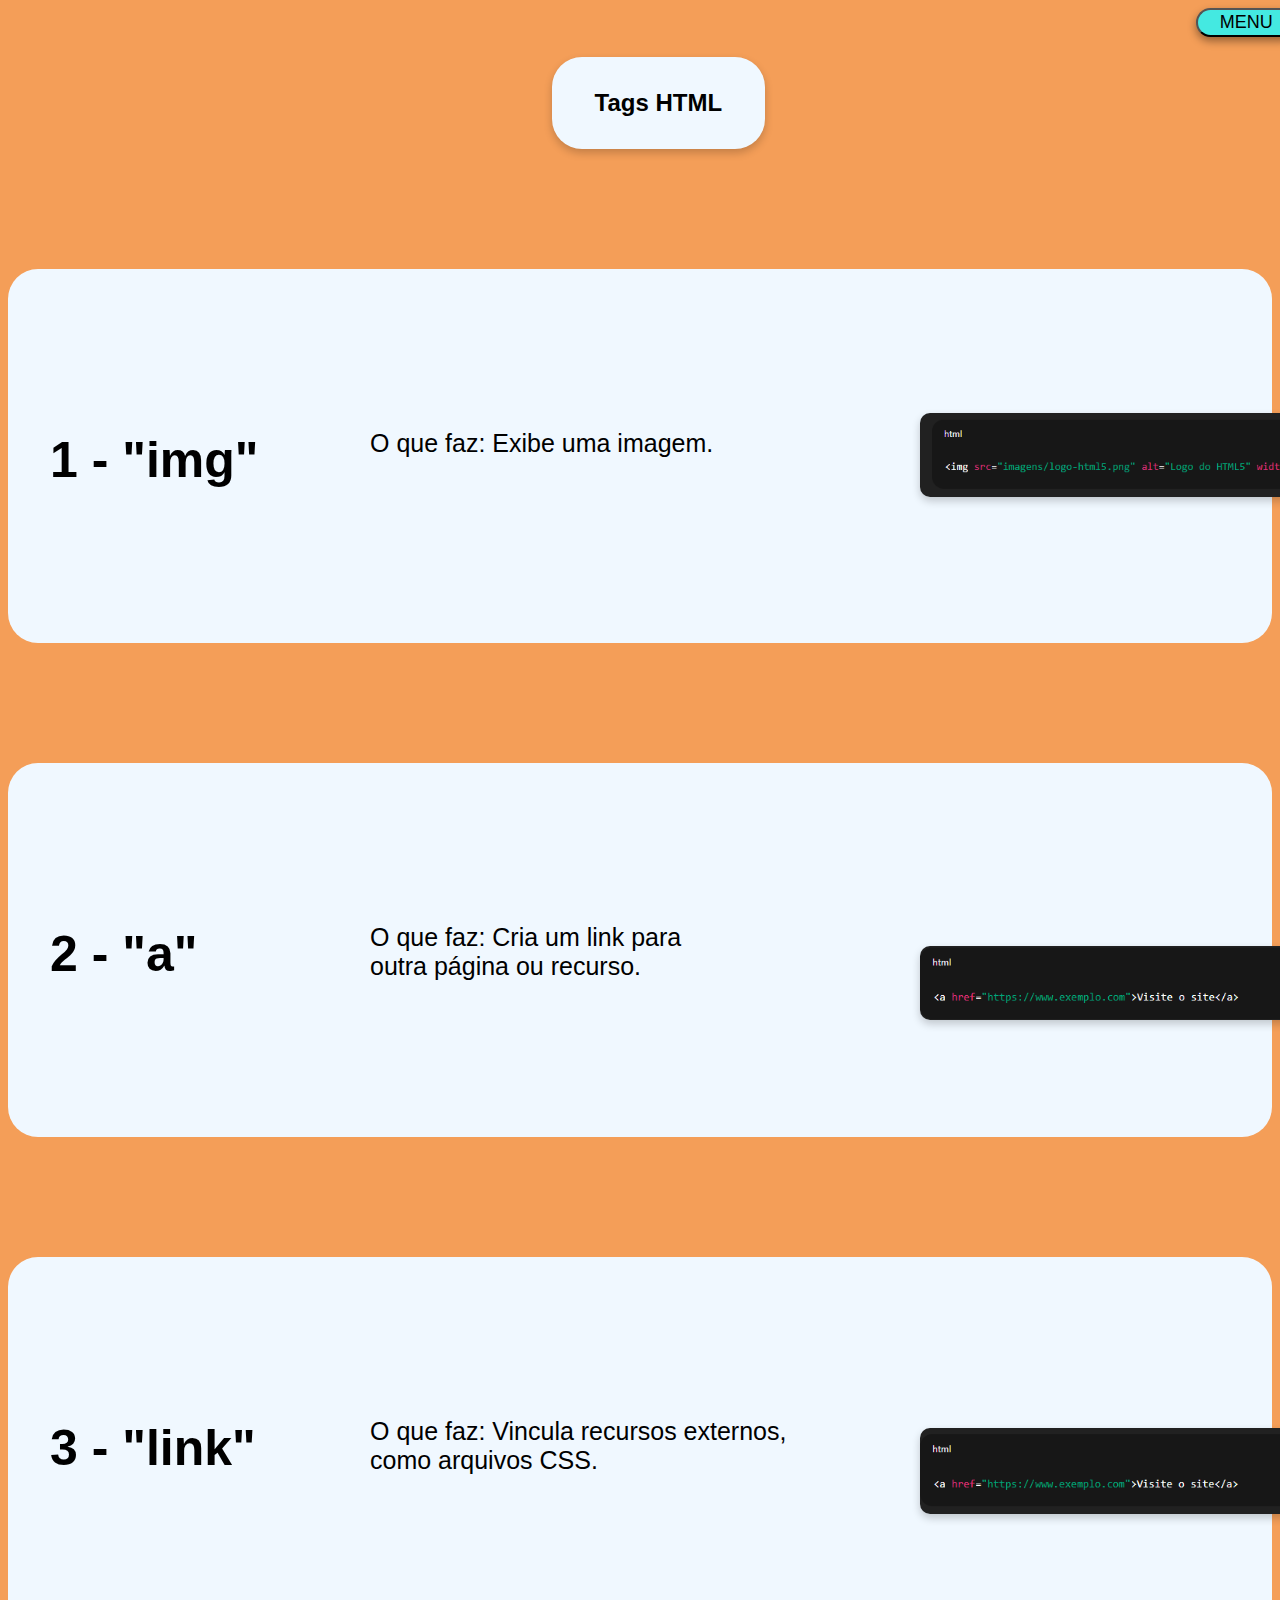
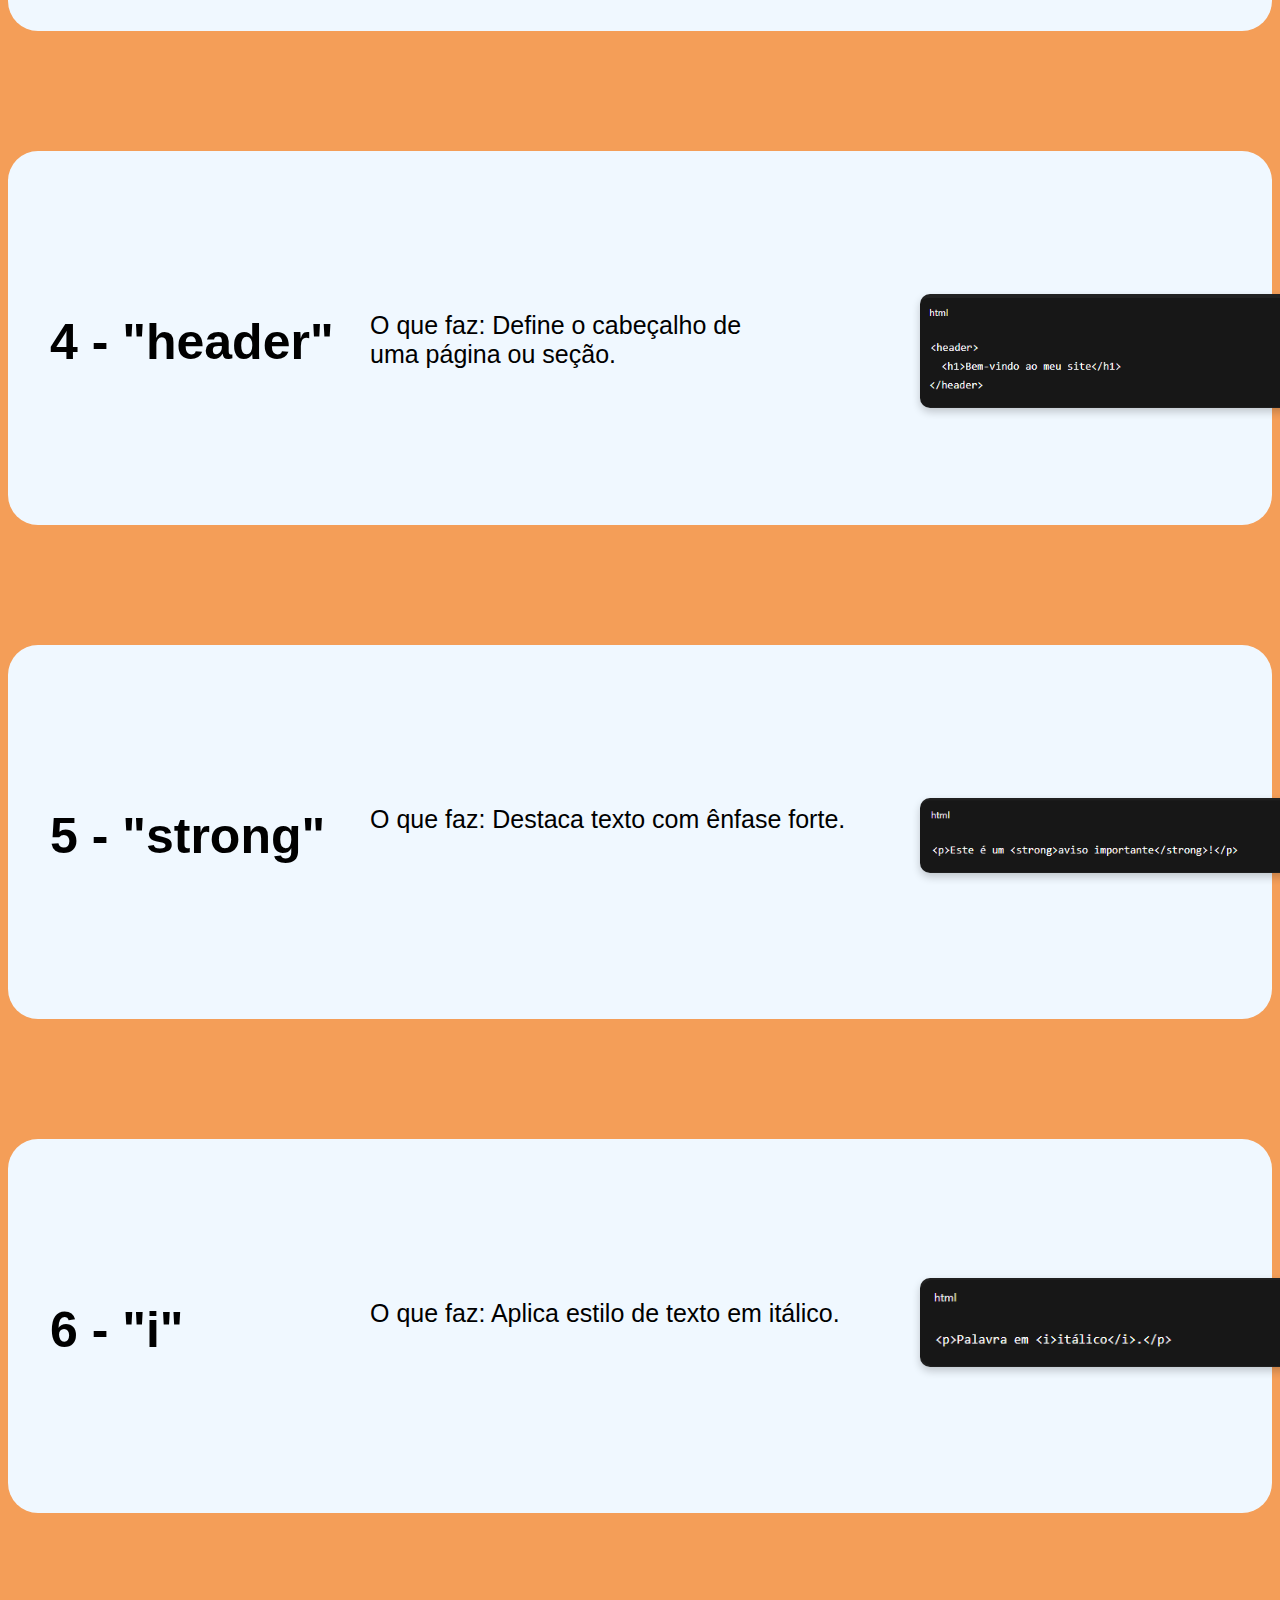
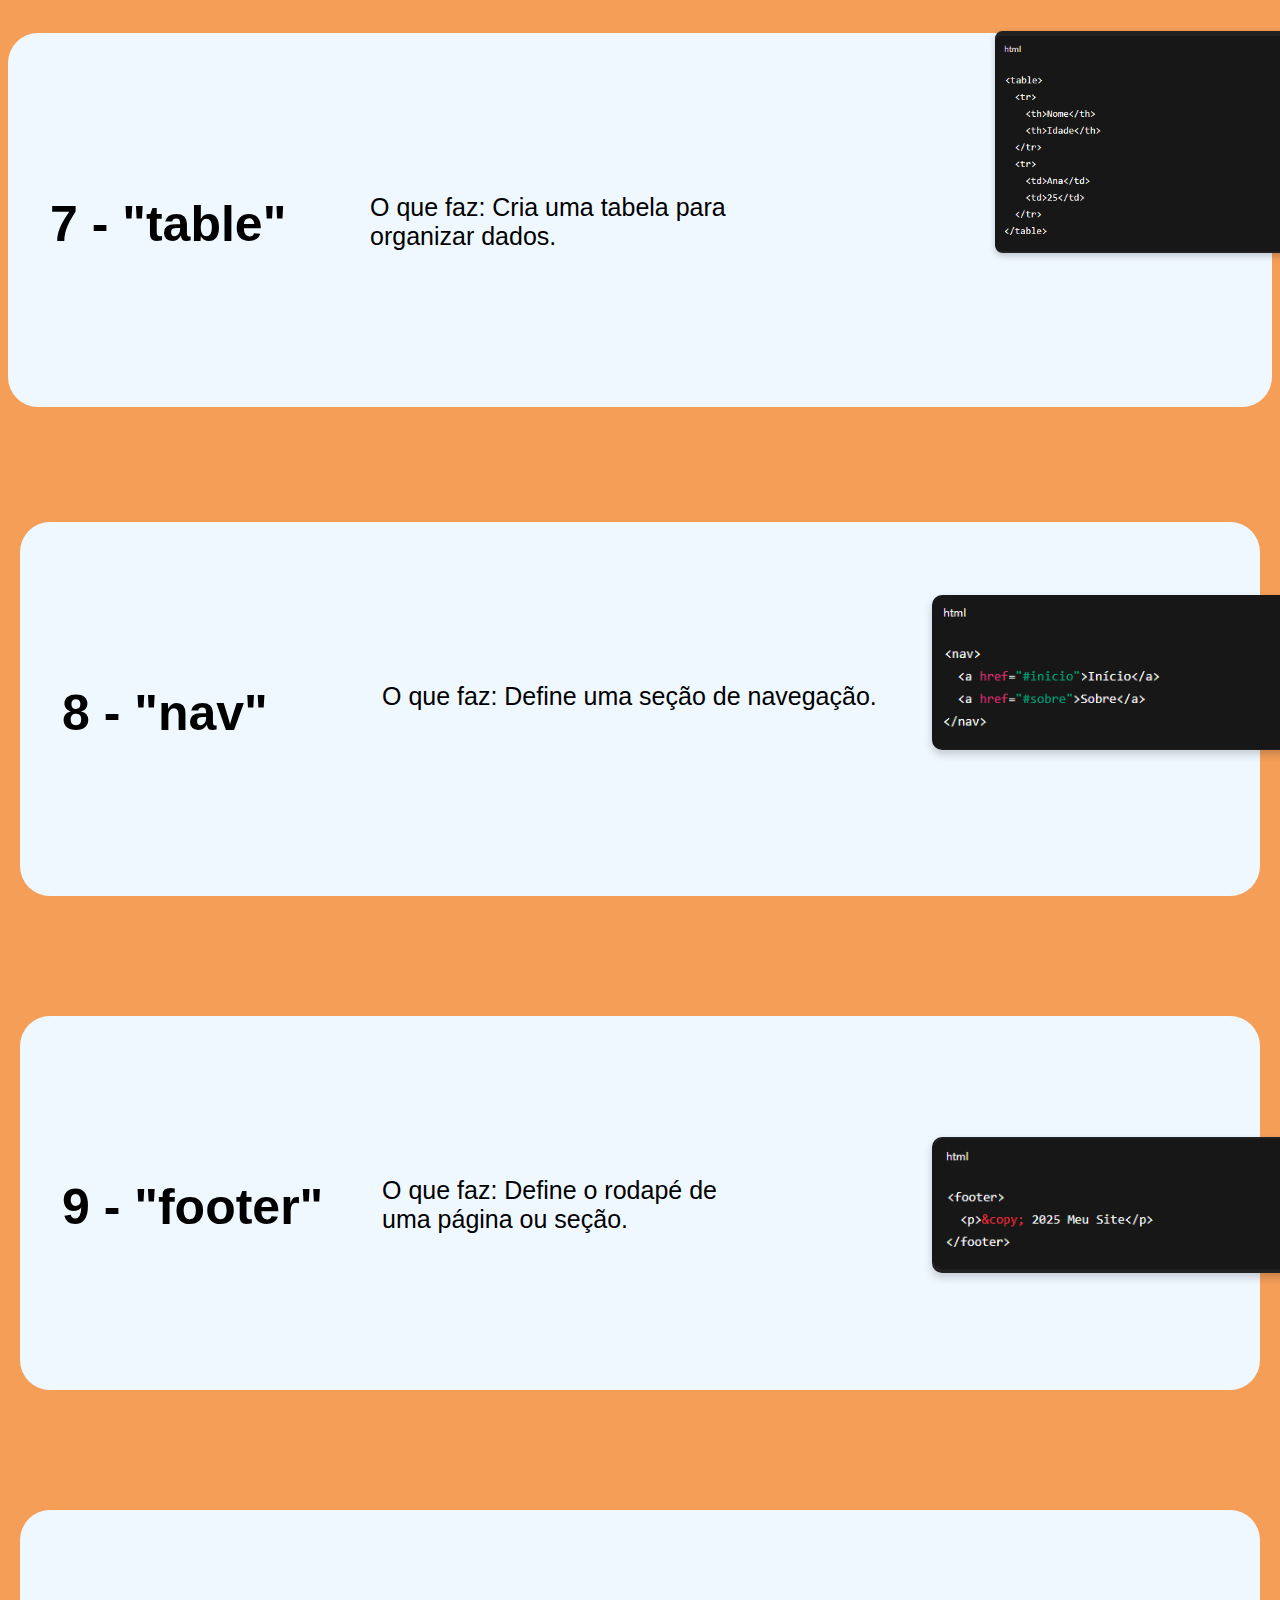
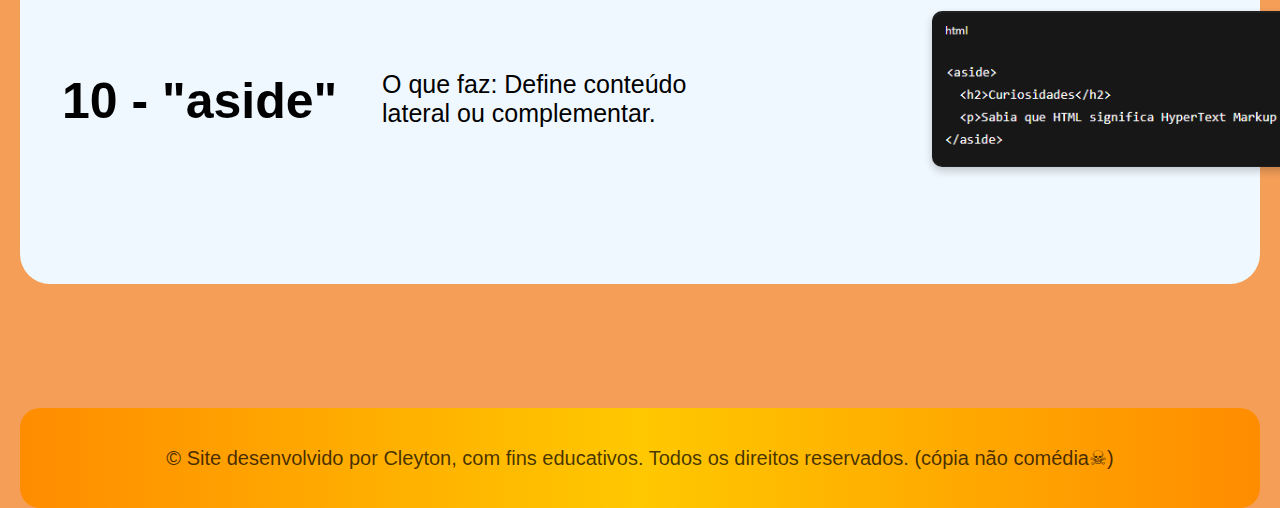
<file: Meu glosario/index.html>
<!DOCTYPE html>
<html lang="pt-br">
<head>
    <meta charset="UTF-8">
    <meta name="viewport" content="width=device-width, initial-scale=1.0">
    <title> Meu glossário</title>
    <link rel="stylesheet" href="index.css">
</head>
<body>

    <button class="Botao_MENU"> 
         <a href="Menu.html" style="color: inherit; text-decoration: none;">MENU</a>
    </button>

    

    <div class="containerHTML">
        <h2>Tags HTML </h2>
    </div>
    
    <div class="container_Tags_HTML">
        <h3 class="Nome1">1 - "img"</h3>
        <p class="Texto1">O que faz: Exibe uma imagem.</p>
        <img class="Imagem1" src="Imagens_das_Tags_HTML/Tag_img.png" alt="Exemplo de tag img">
    </div>

    <div class="container_Tags_HTML">
        <h3 class="Nome1">2 - "a"</h3>
        <p class="Texto1">O que faz: Cria um link para <br>outra página ou recurso.</p>
        <img class="Imagem1" src="Imagens_das_Tags_HTML/a.png" alt="Exemplo de tag img">
        
    </div>

    <div class="container_Tags_HTML">
        <h3 class="Nome1">3 - "link"</h3>
        <p class="Texto1">O que faz: Vincula recursos externos, <br>como arquivos CSS.</p>
        <img class="Imagem1" src="Imagens_das_Tags_HTML/link.png" alt="Exemplo de tag img">
        
    </div>

    <div class="container_Tags_HTML">
        <h3 class="Nome1">4 - "header"</h3>
        <p class="Texto1">O que faz: Define o cabeçalho de <br>uma página ou seção.</p>
        <img class="Imagem1" src="Imagens_das_Tags_HTML/header.png" alt="Exemplo de tag img">
        
    </div>

    <div class="container_Tags_HTML">
        <h3 class="Nome1">5 - "strong"</h3>
        <p class="Texto1">O que faz: Destaca texto com ênfase forte.</p>
        <img class="Imagem1" src="Imagens_das_Tags_HTML/strong.png" alt="Exemplo de tag img">
        
    </div>

    <div class="container_Tags_HTML">
        <h3 class="Nome1">6 - "i"</h3>
        <p class="Texto1">O que faz: Aplica estilo de texto em itálico.</p>
        <img class="Imagem1" src="Imagens_das_Tags_HTML/i.png" alt="Exemplo de tag img">
        
    </div>

    <div class="container_Tags_HTML">
        <h3 class="Nome1">7 - "table"</h3>
        <p class="Texto1">O que faz: Cria uma tabela para <br>organizar dados.</p>
        <img class="Imagem_grande" src="Imagens_das_Tags_HTML/table.png" alt="Exemplo de tag img">
        <table class="Exemplo">
    </div>
<br><br><br><br><br><br><br>    
    <div class="container_Tags_HTML">
        <h3 class="Nome1">8 - "nav"</h3>
        <p class="Texto1">O que faz: Define uma seção de navegação.</p>
        <img class="Imagem1" src="Imagens_das_Tags_HTML/nav.png" alt="Exemplo de tag img">
      
    </div>

    <div class="container_Tags_HTML">
        <h3 class="Nome1">9 - "footer"</h3>
        <p class="Texto1">O que faz: Define o rodapé de <br>uma página ou seção.</p>
        <img class="Imagem1" src="Imagens_das_Tags_HTML/footer.png" alt="Exemplo de tag img">
        
    </div>

    <div class="container_Tags_HTML">
        <h3 class="Nome1">10 - "aside"</h3>
        <p class="Texto1">O que faz: Define conteúdo <br> lateral ou complementar.</p>
        <img class="Imagem1" src="Imagens_das_Tags_HTML/aside.png" alt="Exemplo de tag img">
        
    </div>

    <footer>&copy; Site desenvolvido por Cleyton, com fins educativos.
Todos os direitos reservados. (cópia não comédia&#9760;)</footer>

</body>
</html>
</file>
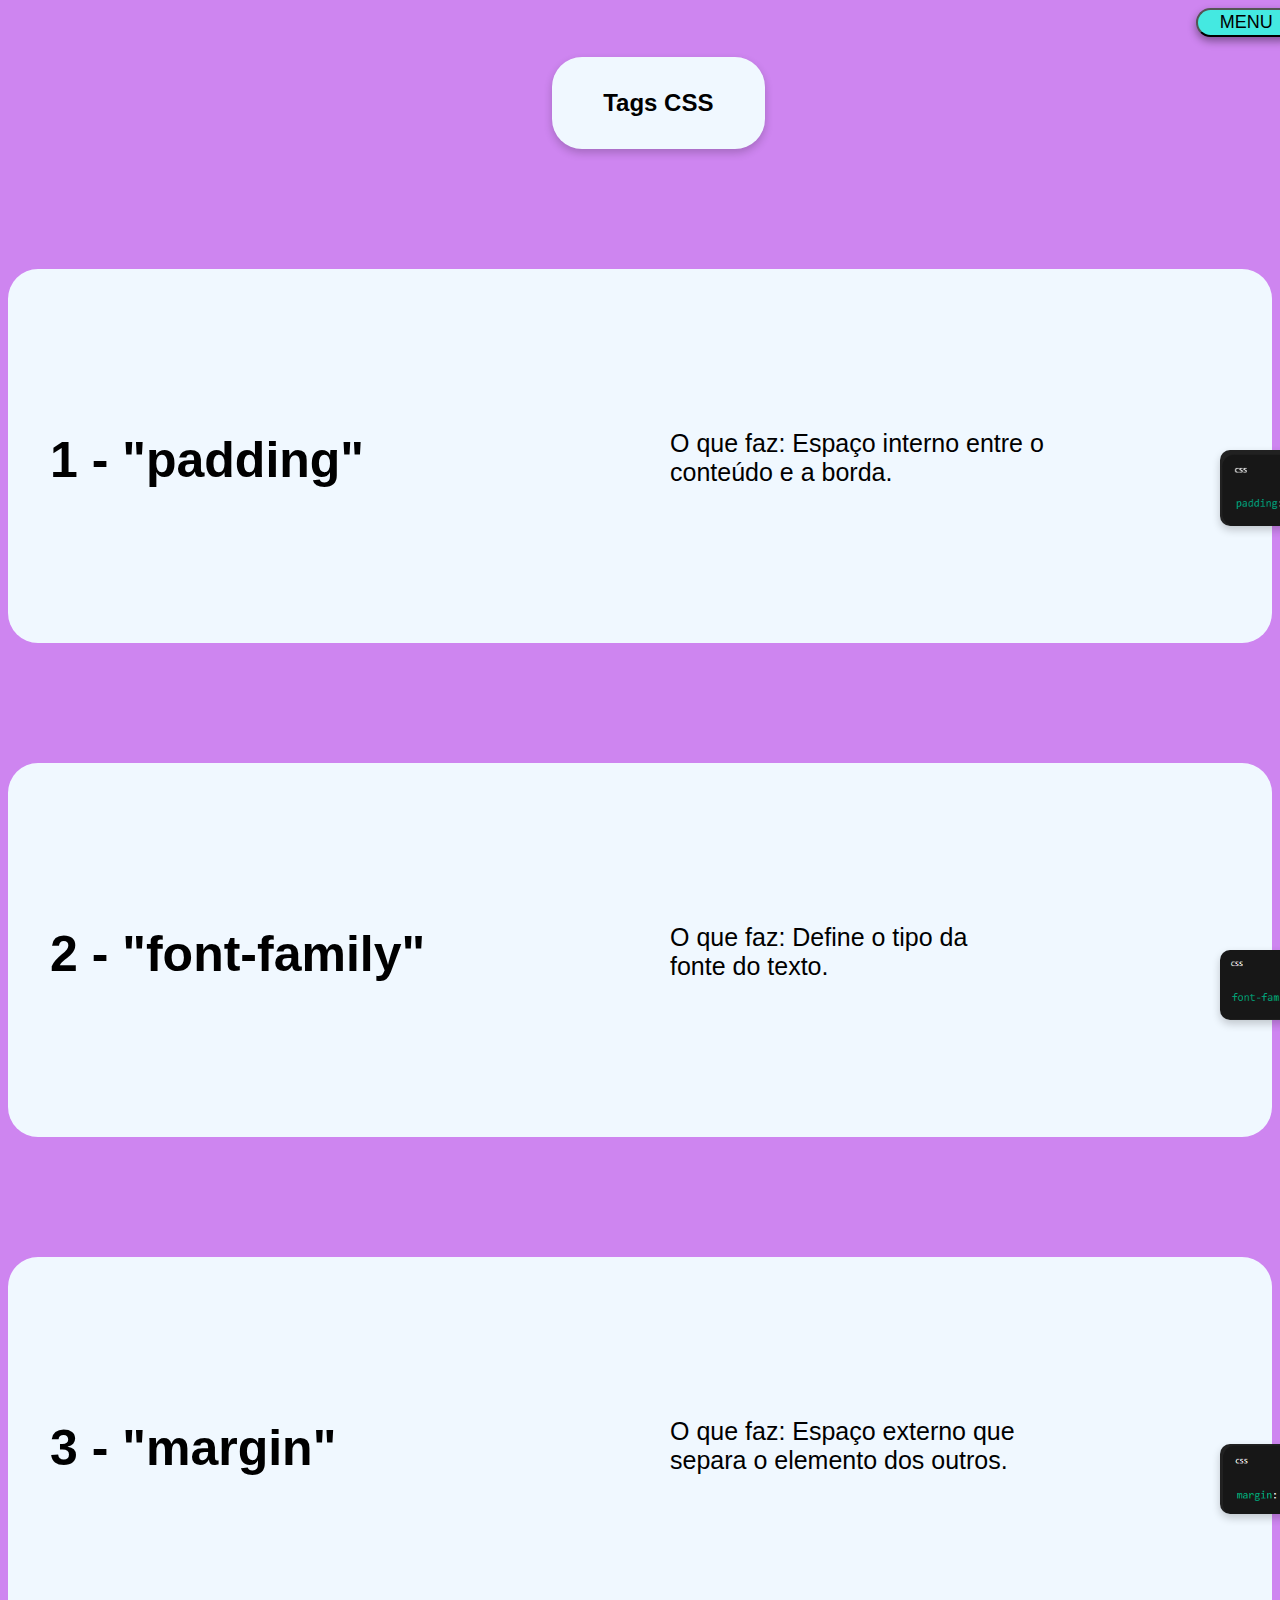
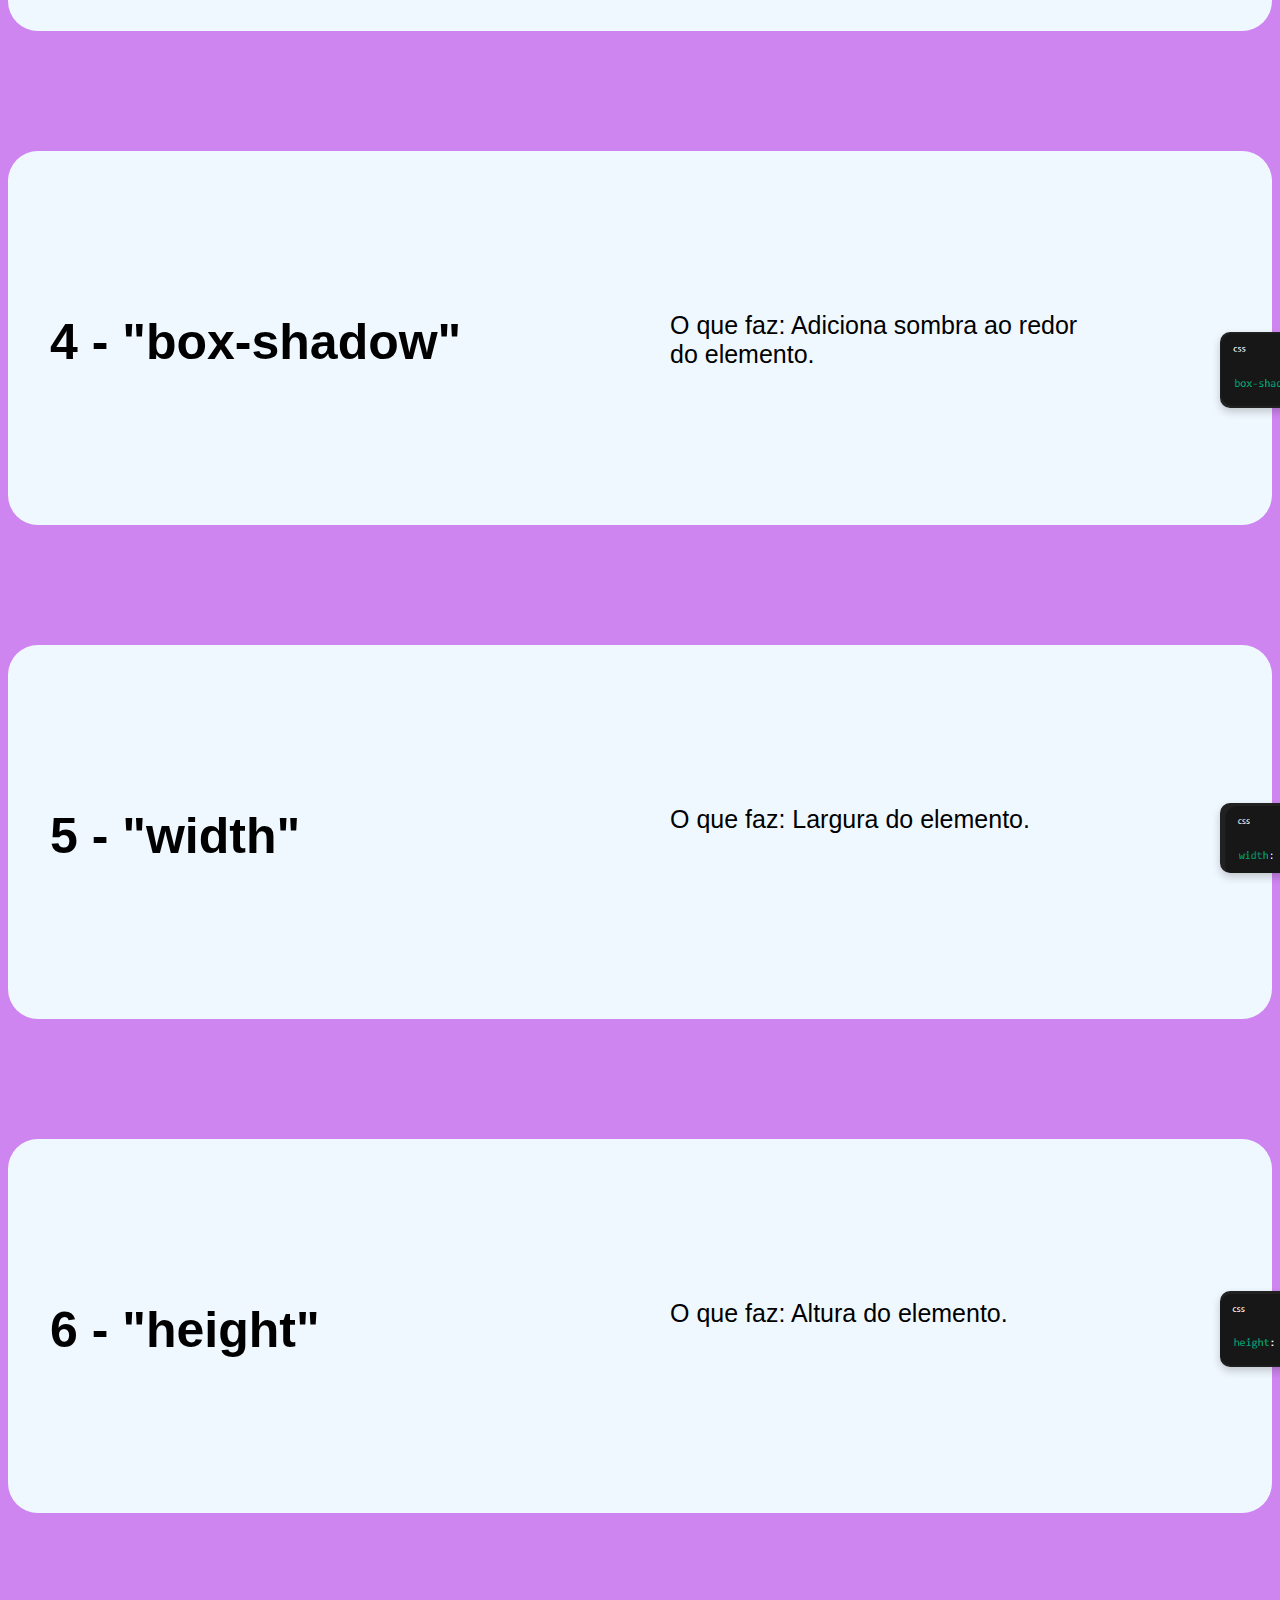
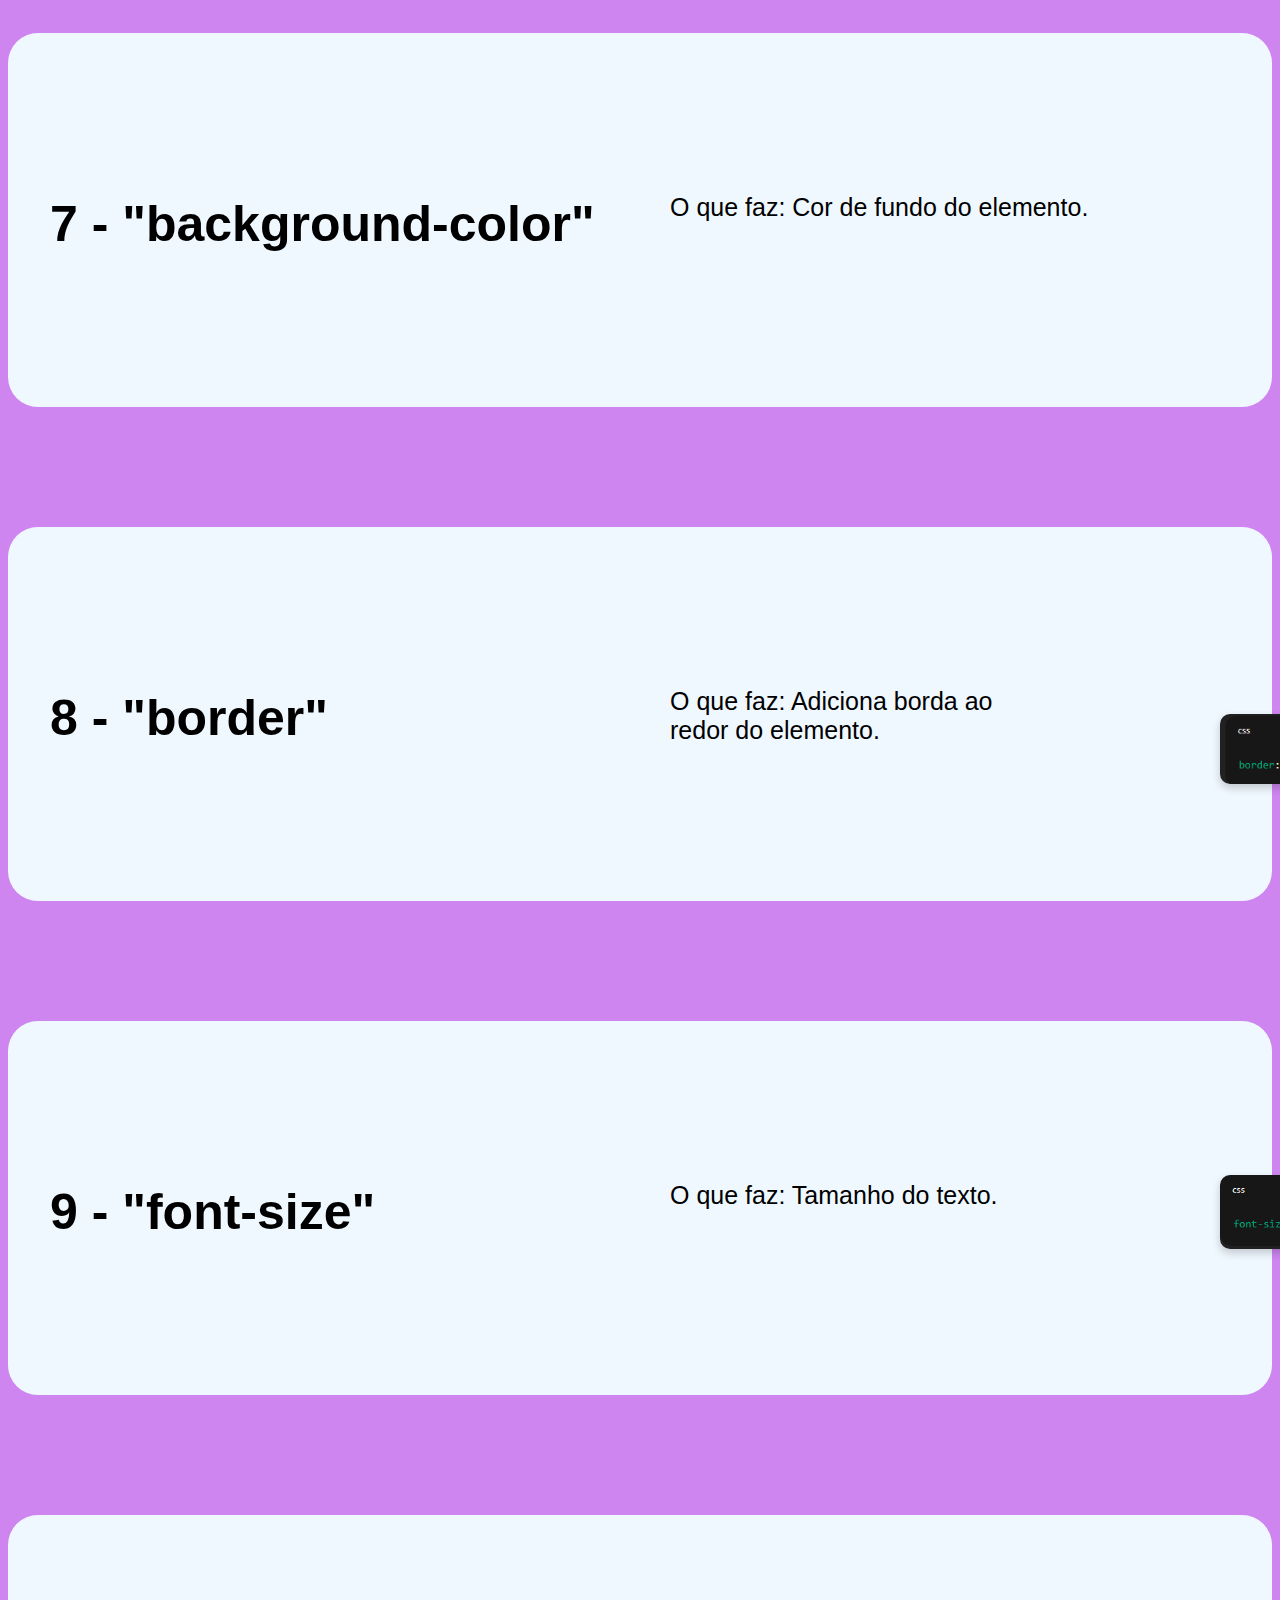
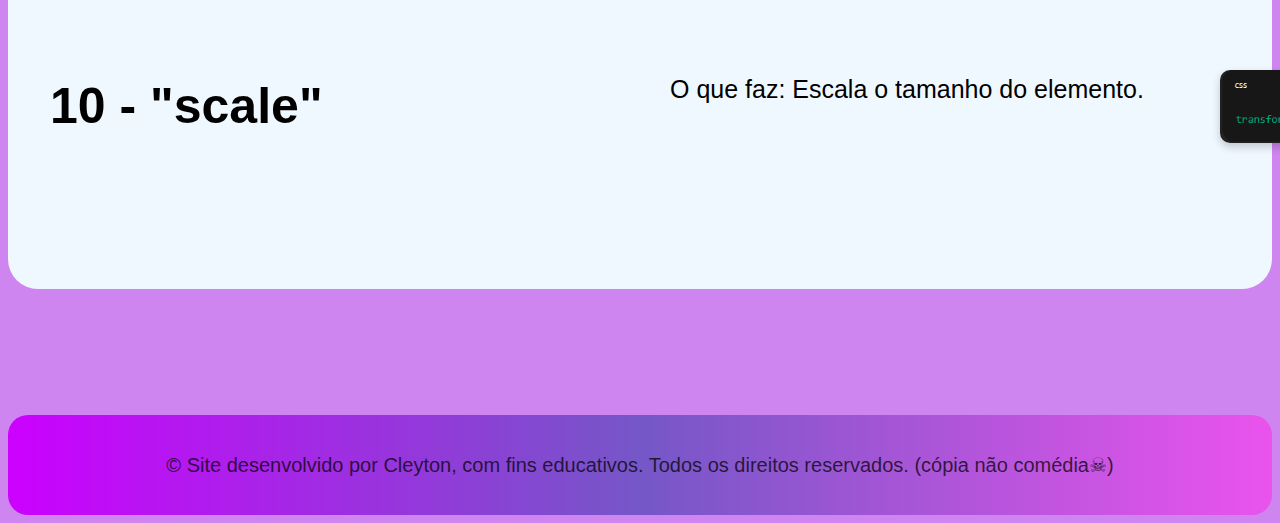
<file: Meu glosario/glossário.html>
<!DOCTYPE html>
<html lang="pt-br">
<head>
    <meta charset="UTF-8">
    <meta name="viewport" content="width=device-width, initial-scale=1.0">
    <link rel="stylesheet" href="glossário.css">
    <title>Glossário CSS</title>
</head>
<body>
    <button class="Botao_MENU"> 
         <a href="Menu.html" style="color: inherit; text-decoration: none;">MENU</a>
    </button>
    <div class="containerHTML">
        <h2>Tags CSS</h2>
    </div>

    <div class="container_Tags_HTML">
        <h3 class="Nome1">1 - "padding"</h3>
        <p class="Texto1">O que faz: Espaço interno entre o <br>conteúdo e a borda.</p>
        <img class="Imagem1" src="Imagens_das_Tags_CSS/padding.png" alt="Exemplo de tag img">
    </div>

    <div class="container_Tags_HTML">
        <h3 class="Nome1">2 - "font-family"</h3>
        <p class="Texto1">O que faz: Define o tipo da <br> fonte do texto.</p>
        <img class="Imagem1" src="Imagens_das_Tags_CSS/font-family.png" alt="Exemplo de tag a">
    </div>

    <div class="container_Tags_HTML">
        <h3 class="Nome1">3 - "margin"</h3>
        <p class="Texto1">O que faz: Espaço externo que <br>separa o elemento dos outros. </p>
        <img class="Imagem1" src="Imagens_das_Tags_CSS/margin.png" alt="Exemplo de tag link">
    </div>

    <div class="container_Tags_HTML">
        <h3 class="Nome1">4 - "box-shadow"</h3>
        <p class="Texto1">O que faz: Adiciona sombra ao redor <br>do elemento.</p>
        <img class="Imagem1" src="Imagens_das_Tags_CSS/box-shadow.png" alt="Exemplo de tag header">
    </div>

    <div class="container_Tags_HTML">
        <h3 class="Nome1">5 - "width"</h3>
        <p class="Texto1">O que faz: Largura do elemento.</p>
        <img class="Imagem1" src="Imagens_das_Tags_CSS/width.png" alt="Exemplo de tag strong">
    </div>

    <div class="container_Tags_HTML">
        <h3 class="Nome1">6 - "height"</h3>
        <p class="Texto1">O que faz: Altura do elemento.</p>
        <img class="Imagem1" src="Imagens_das_Tags_CSS/height.png" alt="Exemplo de tag i">
    </div>

    <div class="container_Tags_HTML">
        <h3 class="Nome1">7 - "background-color"</h3>
        <p class="Texto1">O que faz: Cor de fundo do elemento.</p>
        <img class="Imagem_grande" src="Imagens_das_Tags_CSS/background-color.png" alt="Exemplo de tag table">
    </div>

    <div class="container_Tags_HTML">
        <h3 class="Nome1">8 - "border"</h3>
        <p class="Texto1">O que faz: Adiciona borda ao <br> redor do elemento.</p>
        <img class="Imagem1" src="Imagens_das_Tags_CSS/border.png" alt="Exemplo de tag nav">
    </div>

    <div class="container_Tags_HTML">
        <h3 class="Nome1">9 - "font-size"</h3>
        <p class="Texto1">O que faz: Tamanho do texto.</p>
        <img class="Imagem1" src="Imagens_das_Tags_CSS/font-size.png" alt="Exemplo de tag footer">
    </div>

    <div class="container_Tags_HTML">
        <h3 class="Nome1">10 - "scale"</h3>
        <p class="Texto1">O que faz: Escala o tamanho do elemento.</p>
        <img class="Imagem1" src="Imagens_das_Tags_CSS/scale.png" alt="Exemplo de tag aside">
    </div>

    

    <footer>&copy; Site desenvolvido por Cleyton, com fins educativos.
Todos os direitos reservados. (cópia não comédia&#9760;)</footer>
</file>
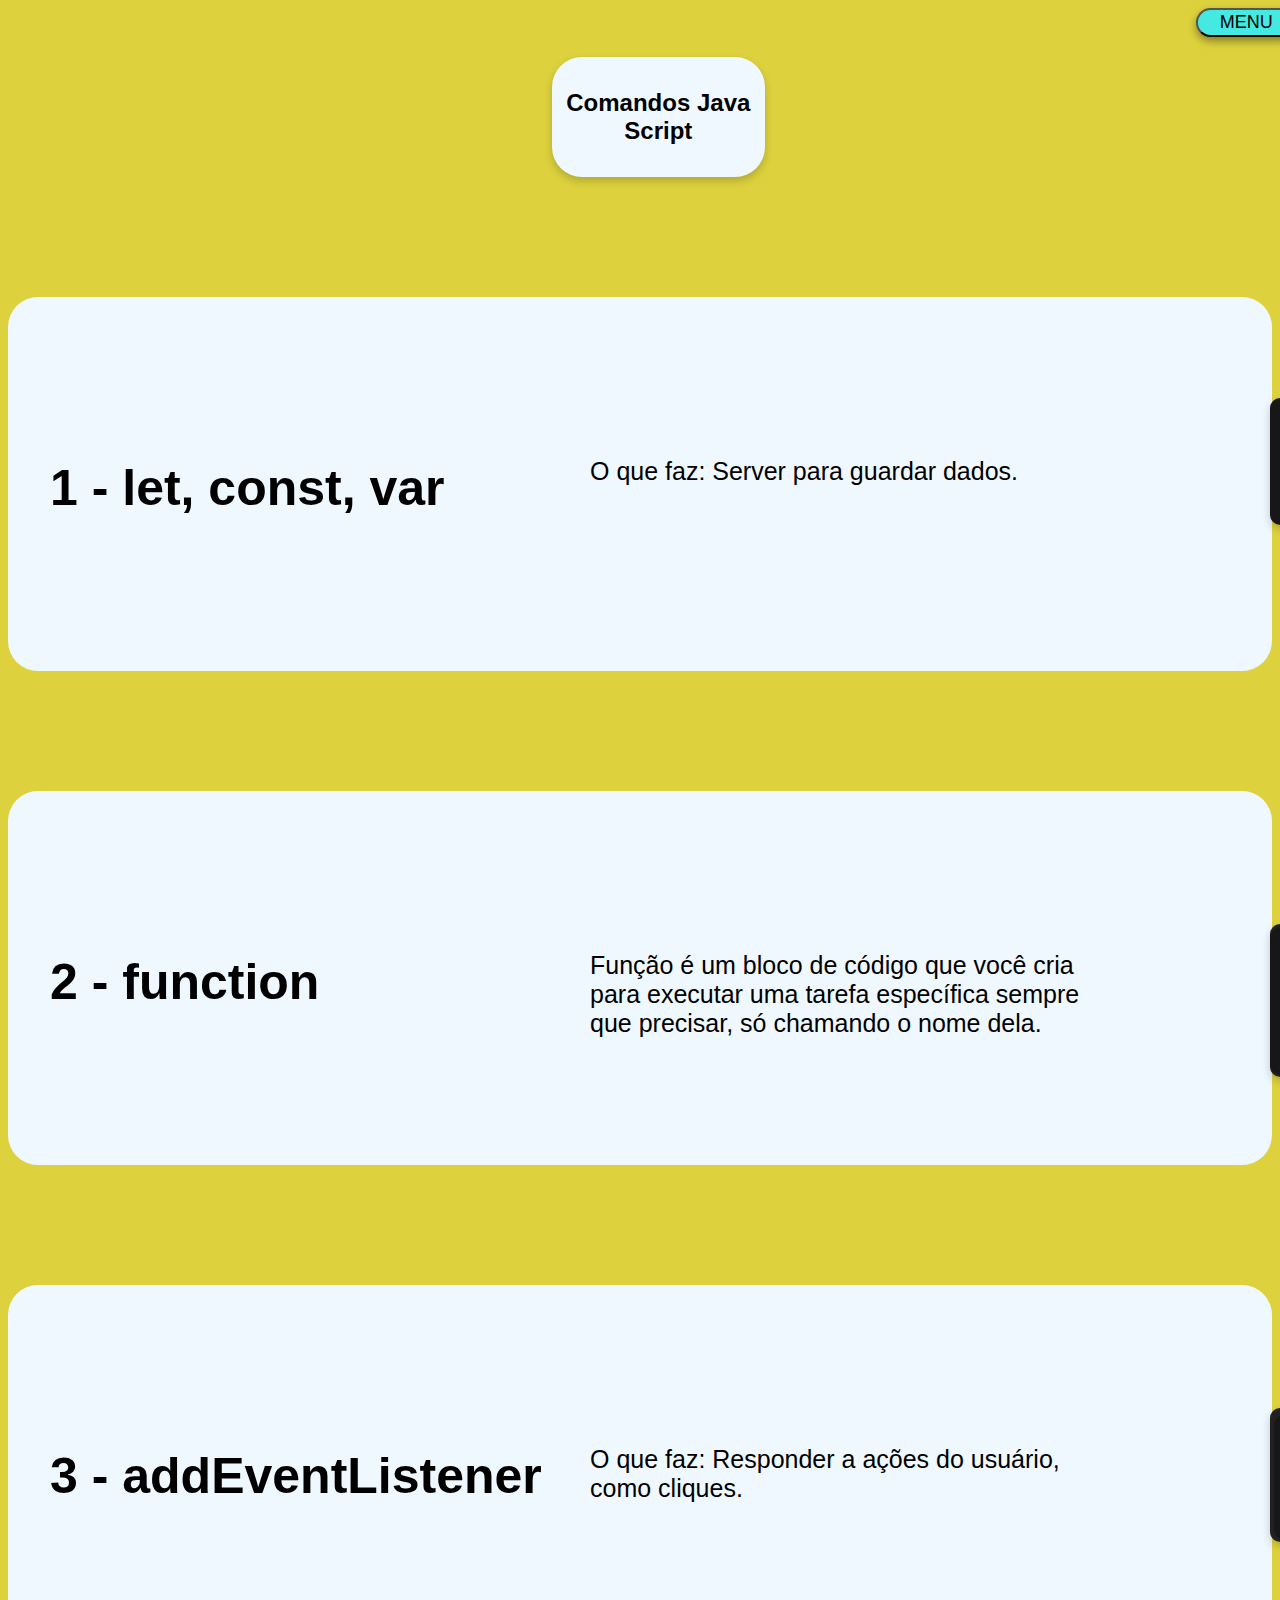
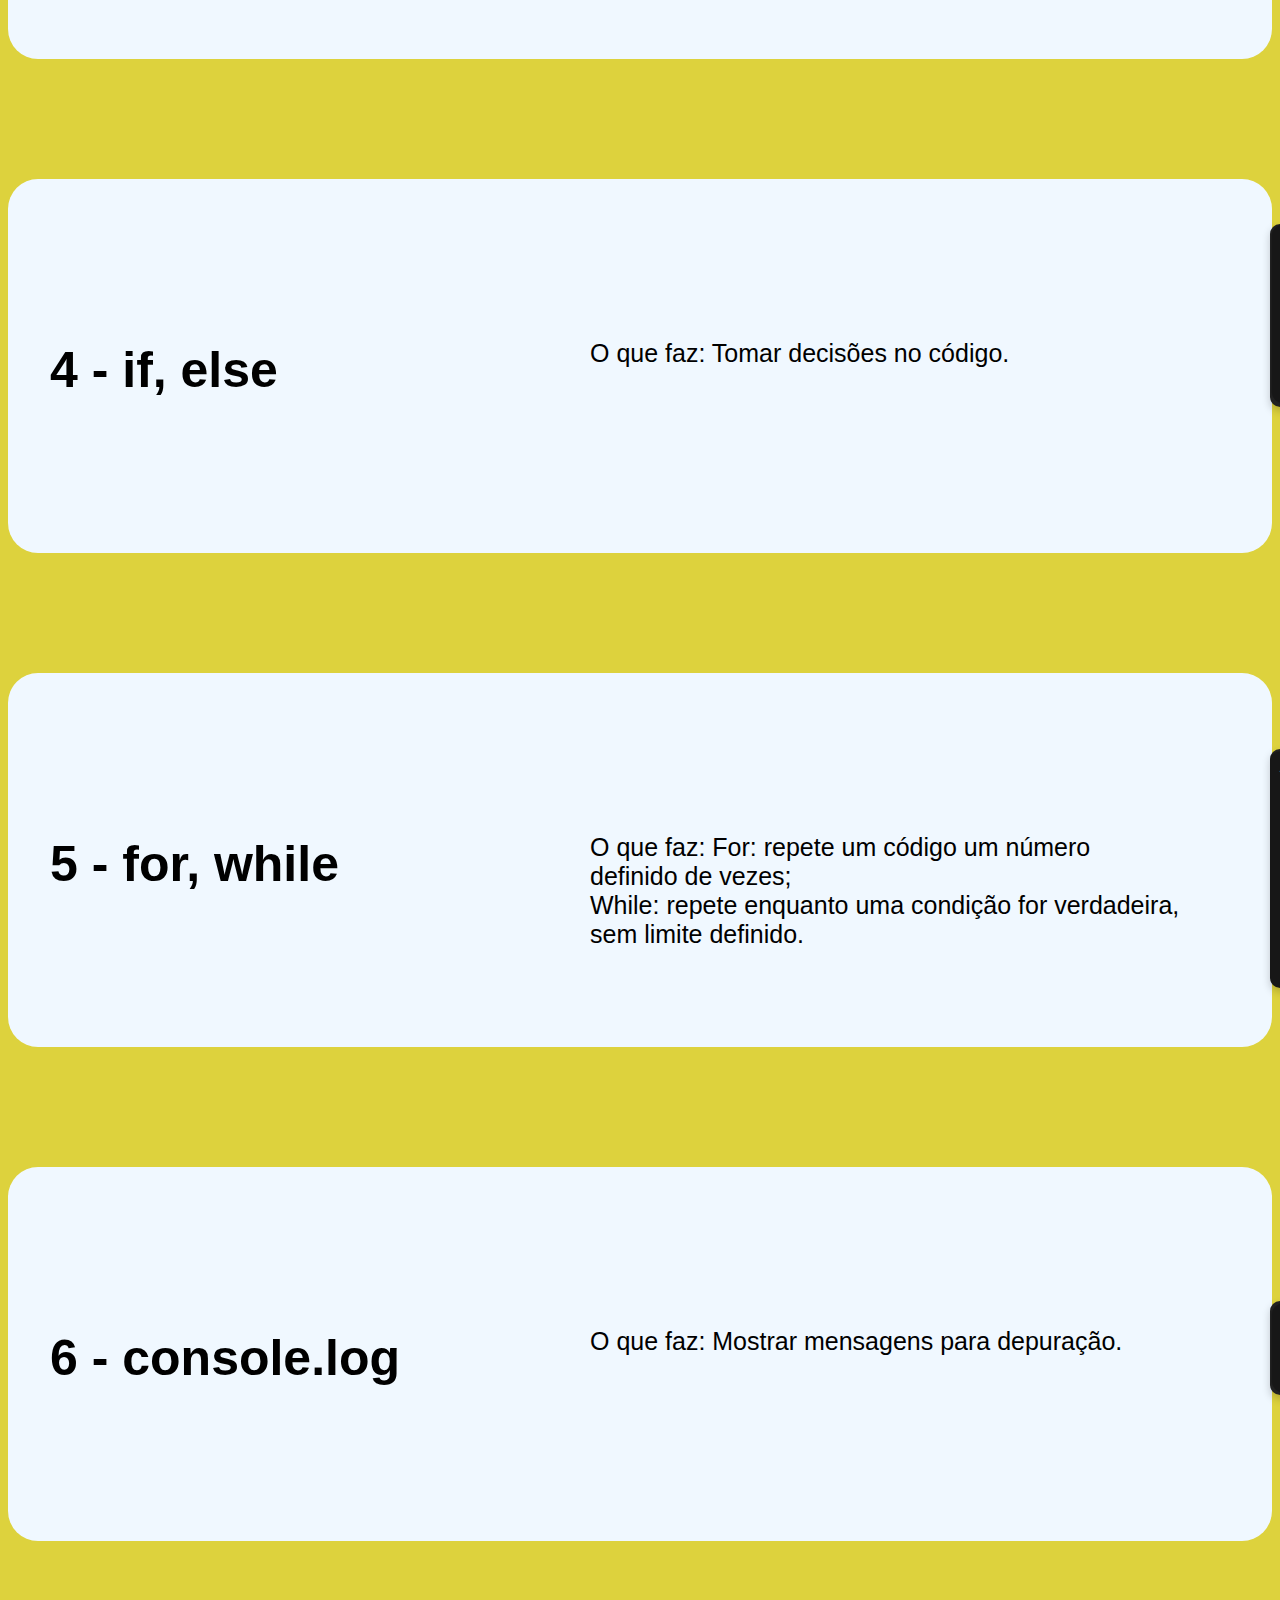
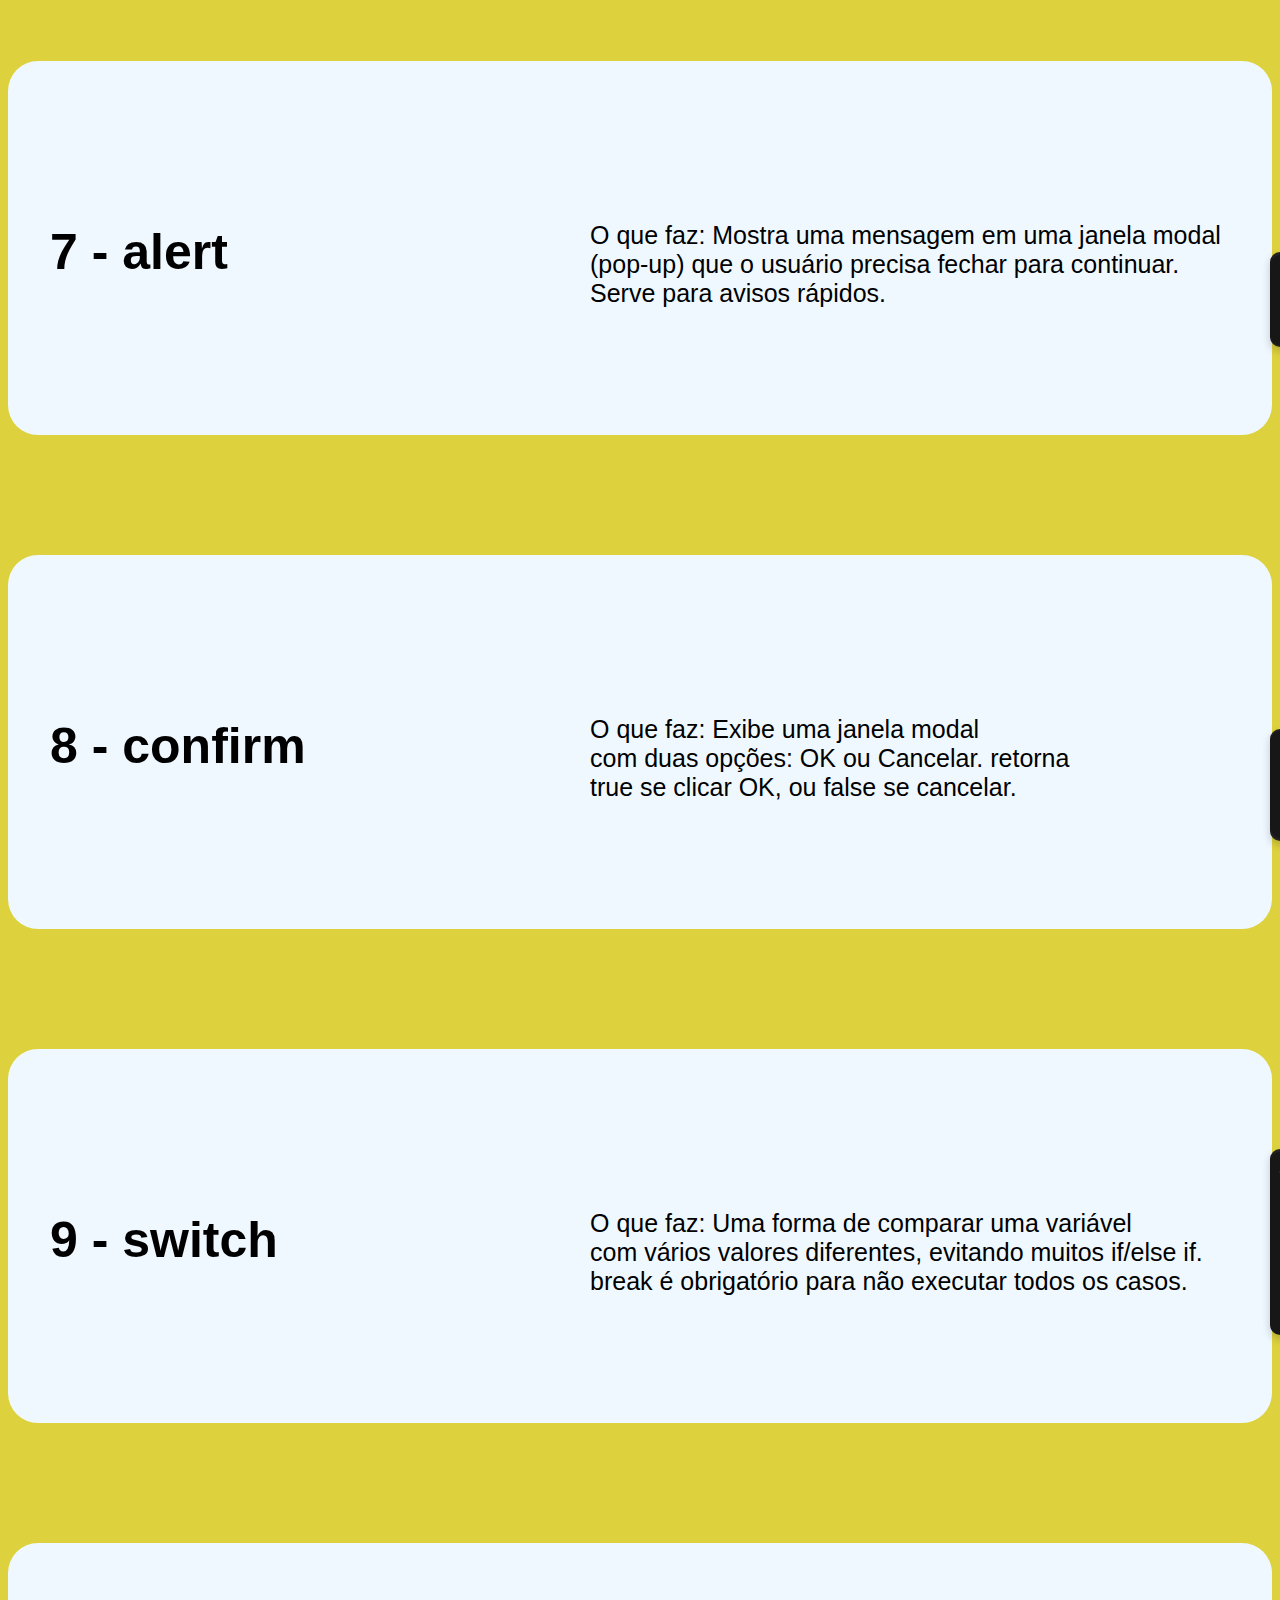
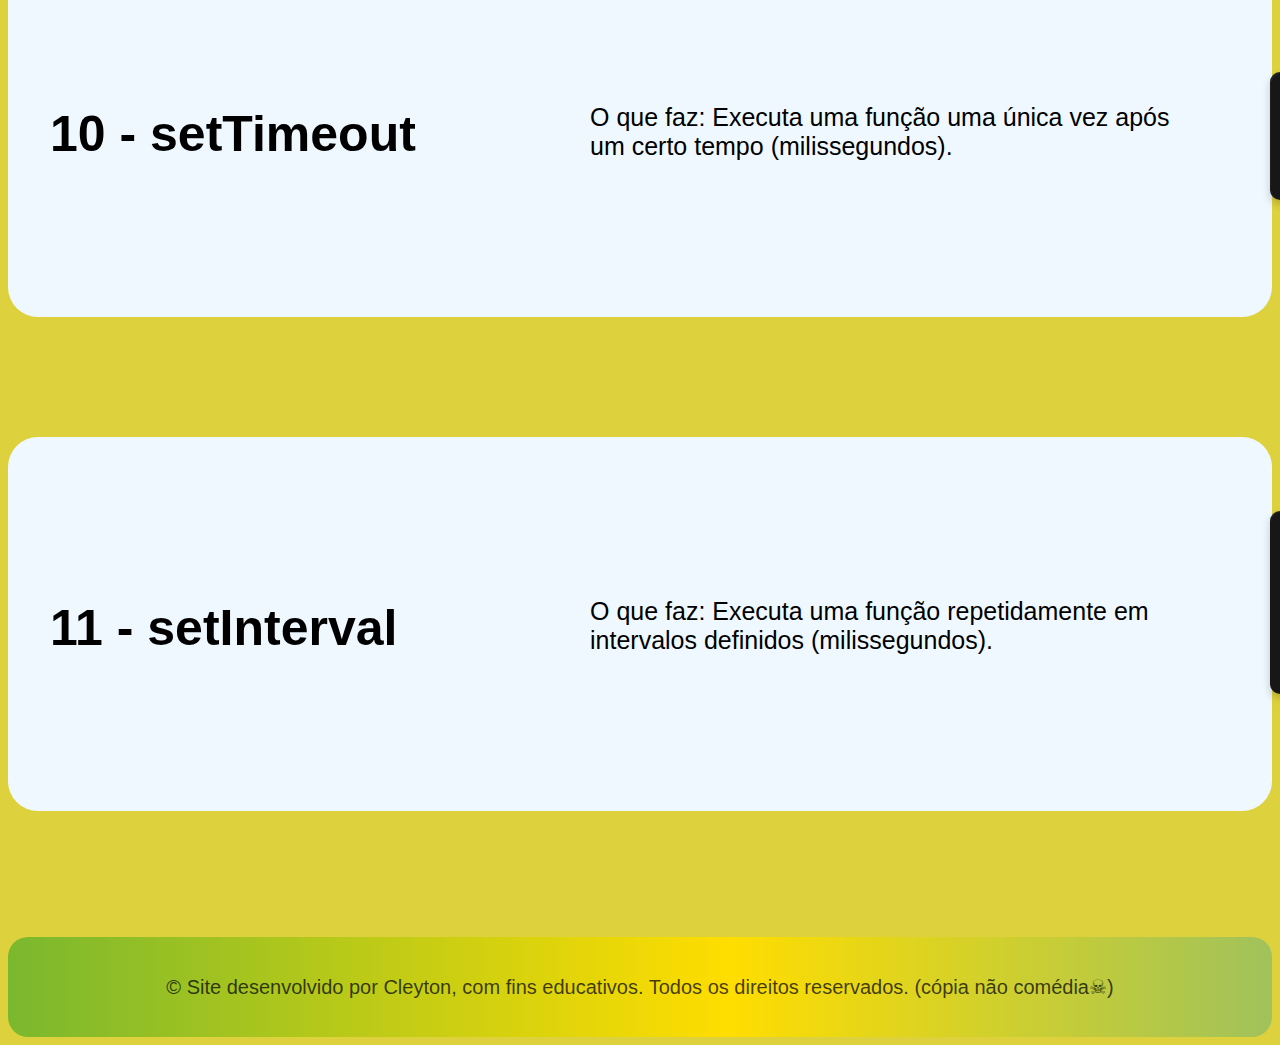
<file: Meu glosario/glossário_JS.html>
<!DOCTYPE html>
<html lang="pt-br">
<head>
    <meta charset="UTF-8">
    <meta name="viewport" content="width=device-width, initial-scale=1.0">
    <link rel="stylesheet" href="glossário_JS.CSS">
    <title>Glossário JS</title>
</head>
<body>
    
    <button class="Botao_MENU"> 
         <a href="Menu.html" style="color: inherit; text-decoration: none;">MENU</a>
    </button>

    <div class="containerHTML">
        <h2>Comandos Java Script <HTML></HTML></h2>
    </div>
    <div class="container_Tags_HTML">
        <h3 class="Nome1">1 - let, const, var</h3>
        <p class="Texto1">O que faz: Server para guardar dados.</p>
        <img class="Imagem1" src="Imagens_dos_Comandos_JS/let, const, var.png" alt="Exemplo de tag img">
    </div>

    <div class="container_Tags_HTML">
        <h3 class="Nome1">2 - function</h3>
        <p class="Texto1">Função é um bloco de código que você cria <br>para executar uma tarefa específica sempre <br>que precisar,  só chamando o nome dela.</p>
        <img class="Imagem1" src="Imagens_dos_Comandos_JS/function.png" alt="Exemplo de tag a">
    </div>

    <div class="container_Tags_HTML">
        <h3 class="Nome1">3 - addEventListener</h3>
        <p class="Texto1">O que faz: Responder a ações do usuário, <br>como cliques. </p>
        <img class="Imagem1" src="Imagens_dos_Comandos_JS/addEventListener.png" alt="Exemplo de tag link">
    </div>

    <div class="container_Tags_HTML">
        <h3 class="Nome1">4 - if, else</h3>
        <p class="Texto1">O que faz: Tomar decisões no código.</p>
        <img class="Imagem1" src="Imagens_dos_Comandos_JS/if, else.png" alt="Exemplo de tag header">
    </div>

    <div class="container_Tags_HTML">
        <h3 class="Nome1">5 - for, while</h3>
        <p class="Texto1">O que faz: For: repete um código um número <br>definido de vezes;<br>While: repete enquanto uma condição for verdadeira, <br>sem limite definido.
</p>
        <img class="Imagem1" src="Imagens_dos_Comandos_JS/for, while.png" alt="Exemplo de tag strong">
    </div>

    <div class="container_Tags_HTML">
        <h3 class="Nome1">6 - console.log</h3>
        <p class="Texto1">O que faz: Mostrar mensagens para depuração.</p>
        <img class="Imagem1" src="Imagens_dos_Comandos_JS/console.Log.png" alt="Exemplo de tag i">
    </div>

    <div class="container_Tags_HTML">
        <h3 class="Nome1">7 - alert</h3>
        <p class="Texto1">O que faz: Mostra uma mensagem em uma janela modal <br>(pop-up) que o usuário precisa fechar para continuar. <br>Serve para avisos rápidos.</p>
        <img class="Imagem_grande" src="Imagens_dos_Comandos_JS/alert.png" alt="Exemplo de tag table">
    </div>

    <div class="container_Tags_HTML">
        <h3 class="Nome1">8 - confirm</h3>
        <p class="Texto1">O que faz: Exibe uma janela modal <br>com duas opções: OK ou Cancelar. retorna <br> true se clicar OK, ou false se cancelar.</p>
        <img class="Imagem1" src="Imagens_dos_Comandos_JS/confirm.png" alt="Exemplo de tag nav">
    </div>

    <div class="container_Tags_HTML">
        <h3 class="Nome1">9 - switch</h3>
        <p class="Texto1">O que faz: Uma forma de comparar uma variável <br>com vários valores diferentes,  evitando muitos if/else if. <br>break é obrigatório para não executar todos os casos.</p>
        <img class="Imagem1" src="Imagens_dos_Comandos_JS/switch.png" alt="Exemplo de tag footer">
    </div>

    <div class="container_Tags_HTML">
        <h3 class="Nome1">10 - setTimeout</h3>
        <p class="Texto1">O que faz: Executa uma função uma única vez após <br> um certo tempo (milissegundos).</p>
        <img class="Imagem1" src="Imagens_dos_Comandos_JS/setTimeout.png" alt="Exemplo de tag aside">
    </div>

    <div class="container_Tags_HTML">
        <h3 class="Nome1">11 - setInterval</h3>
        <p class="Texto1">O que faz: Executa uma função repetidamente em <br> intervalos definidos (milissegundos).</p>
        <img class="Imagem1" src="Imagens_dos_Comandos_JS/setInterval.png" alt="Exemplo de tag aside">
    </div>



   

    

    <footer>&copy; Site desenvolvido por Cleyton, com fins educativos.
Todos os direitos reservados. (cópia não comédia&#9760;)</footer>
    
</body>
</html>
</file>
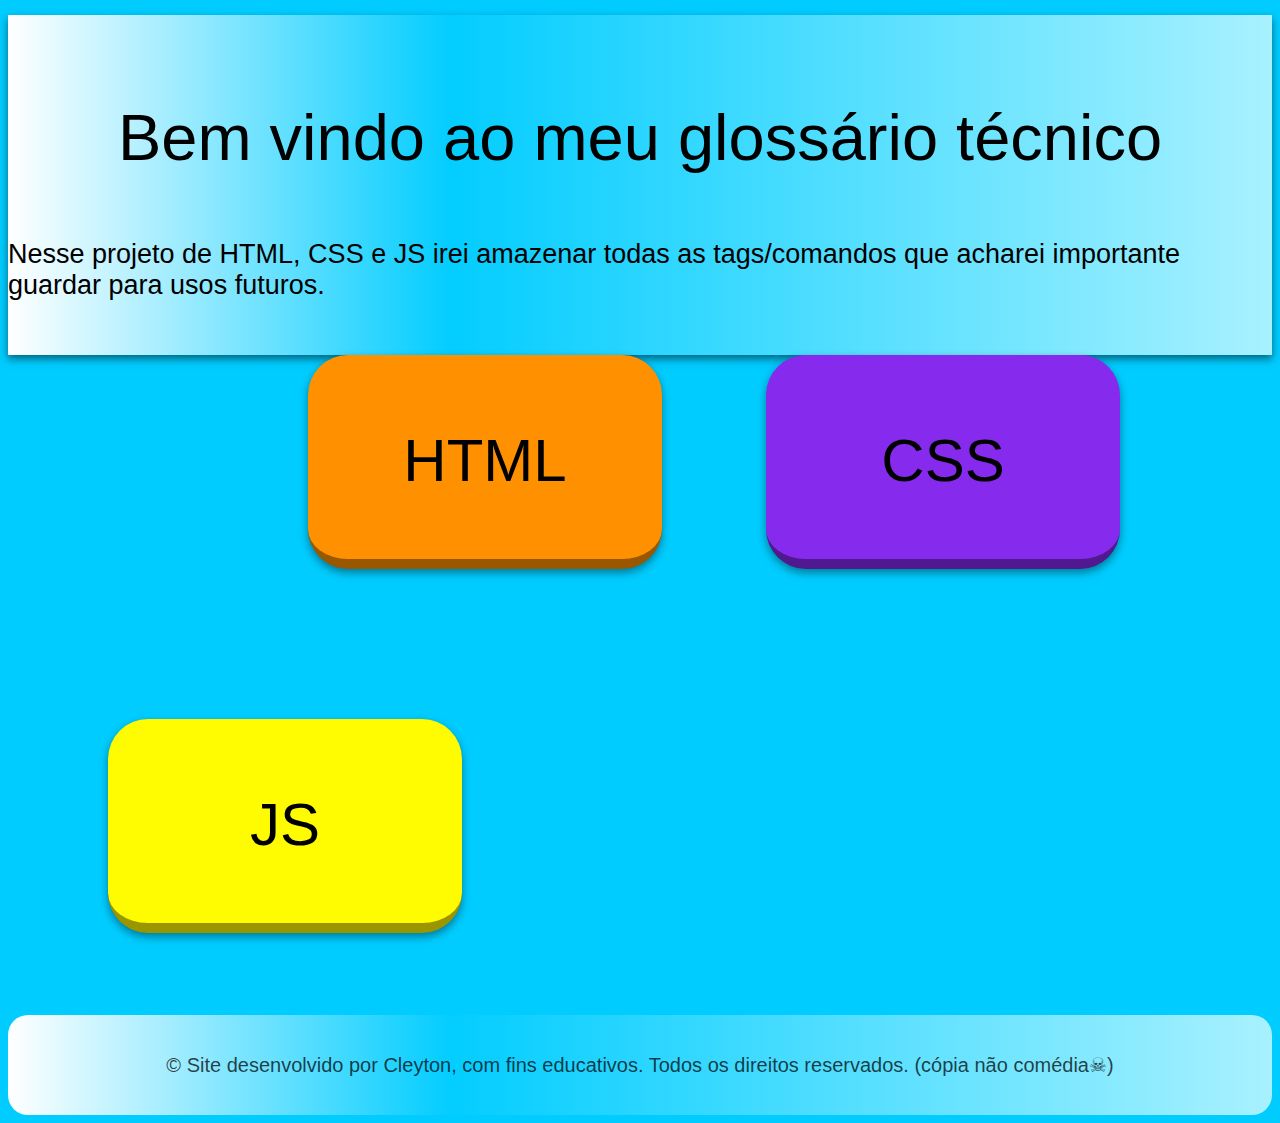
<file: Meu glosario/Menu.html>
<!DOCTYPE html>
<html lang="pt-br">
<head>
    <meta charset="UTF-8">
    <meta name="viewport" content="width=\, initial-scale=1.0">
    <link rel="stylesheet" href="Menu.CSS">
    <title>Menu do Glossário</title>
</head>
<body>
    

    
    <div class="banner">
        <header class="Titulo"> <br>Bem vindo ao meu glossário técnico</header> 

        <header class="MineTexto">Nesse projeto de HTML, 
        CSS e JS irei amazenar todas as tags/comandos que acharei importante 
        guardar para usos futuros.</header>
    </div> 


    
    <a class="Botao_HTML" href="index.html"><br>HTML</a>
<a class="Botao_CSS" href="glossário.html"><br>CSS</a>
<a class="Botao_JS" href="glossário_JS.html"><br>JS</a>

<footer>&copy; Site desenvolvido por Cleyton, com fins educativos.
Todos os direitos reservados. (cópia não comédia&#9760;)</footer>

    

</body>
</html>
</file>
<file: Meu glosario/index.css>
body{background-color: rgba(240, 126, 33, 0.753);

}

.banner{
    margin-top: 15px;
    box-shadow: 0 4px 8px rgba(0, 0, 0, 0.5);
    
}

header{background: #ffffff;
background: linear-gradient(90deg,rgba(255, 140, 0, 1) 0%, rgba(255, 200, 0, 1) 50%, rgba(255, 140, 0, 1) 100%);
display: flex;
justify-content: center;
height: 170px;
align-items: center;

}

.Titulo{
    font-size: 65px;
    font-family: 'Lucida Sans', 'Lucida Sans Regular', 'Lucida Grande', 'Lucida Sans Unicode', Geneva, Verdana, sans-serif ;
}
.MineTexto{
    font-size: 27px;
    font-family: 'Lucida Sans', 'Lucida Sans Regular', 'Lucida Grande', 'Lucida Sans Unicode', Geneva, Verdana, sans-serif ;
    
}

.containerHTML {

   margin-left: 43%;
   background-color: aliceblue;
   padding: 12px;
   border-radius: 30px;
    width: 15%;
    box-shadow: 0 4px 8px rgba(0, 0, 0, 0.2);
    text-align: center;
    margin-top: 20px;
    font-family: 'Lucida Sans', 'Lucida Sans Regular', 'Lucida Grande', 'Lucida Sans Unicode', Geneva, Verdana, sans-serif ;  
}

.container_Tags_HTML{
    margin-top: 120px;
    background-color: aliceblue;
    padding: 12px;
    border-radius: 30px;
    height: 350px;

}

.Nome1{
    font-family: 'Lucida Sans', 'Lucida Sans Regular', 'Lucida Grande', 'Lucida Sans Unicode', Geneva, Verdana, sans-serif;
    margin-top: 150px;
    margin-left: 30px;
    font-size: 50px;
}

.Texto1{
    font-family: 'Trebuchet MS', 'Lucida Sans Unicode', 'Lucida Grande', 'Lucida Sans', Arial, sans-serif;
    
    font-size: 25px;
    margin-top: -110px;
    margin-left: 350px;
}

.Imagem1{
    margin-left: 900px;
    margin-top: -100%;
    width: 600px;
    border-radius: 10px;
    box-shadow: 0 4px 8px rgba(0, 0, 0, 0.2);
} 
.Imagem_grande{
    margin-left: 900px;
    margin-top: -100%;
    width: 600px;
    border-radius: 10px;
    box-shadow: 0 4px 8px rgba(0, 0, 0, 0.2);
    scale: 0.75;
}


.Botao_MENU{
    font-family:'Trebuchet MS', 'Lucida Sans Unicode', 'Lucida Grande', 'Lucida Sans', Arial, sans-serif;
    font-size: 18px;
    background-color: rgb(68, 233, 225);
    padding: 2px;
    border-radius: 15px;
    width: 100px;
    margin-left: 94%;
    box-shadow: 0 4px 8px rgba(0, 0, 0, 0.4);
    
    
    
}

footer{
    background-color: #ffffff;
    background: linear-gradient(90deg,rgba(255, 140, 0, 1) 0%, rgba(255, 200, 0, 1) 50%, rgba(255, 140, 0, 1) 100%);
    height: 100px;
    display: flex;
    justify-content: center;
    align-items: center;
    margin-top: 20px;
    font-size: 20px;
    color: rgba(0, 0, 0, 0.733);
    font-family:'Trebuchet MS', 'Lucida Sans Unicode', 'Lucida Grande', 'Lucida Sans', Arial, sans-serif;
    border-radius: 20px;
    margin-top: 10%;

}
</file>
<file: Meu glosario/glossário.css>
.Botao_MENU{
    font-family:'Trebuchet MS', 'Lucida Sans Unicode', 'Lucida Grande', 'Lucida Sans', Arial, sans-serif;
    font-size: 18px;
    background-color: rgb(68, 233, 225);
    padding: 2px;
    border-radius: 15px;
    width: 100px;
    margin-left: 94%;
    box-shadow: 0 4px 8px rgba(0, 0, 0, 0.4);
    
    
    
}


body{background-color: rgba(189, 90, 235, 0.74);

}

.banner{
    margin-top: 15px;
    box-shadow: 0 4px 8px rgba(0, 0, 0, 0.5);
    
}

header{background: #ffffff;
background: linear-gradient(90deg, rgba(255, 255, 255, 1) 0%, rgba(29, 253, 171, 1) 50%, rgba(0, 247, 255, 1) 100%);
display: flex;
justify-content: center;
height: 170px;
align-items: center;

}

.Titulo{
    font-size: 65px;
    font-family: 'Lucida Sans', 'Lucida Sans Regular', 'Lucida Grande', 'Lucida Sans Unicode', Geneva, Verdana, sans-serif ;
}
.MineTexto{
    font-size: 27px;
    font-family: 'Lucida Sans', 'Lucida Sans Regular', 'Lucida Grande', 'Lucida Sans Unicode', Geneva, Verdana, sans-serif ;
    
}

.containerHTML {

   margin-left: 43%;
   background-color: aliceblue;
   padding: 12px;
   border-radius: 30px;
    width: 15%;
    box-shadow: 0 4px 8px rgba(0, 0, 0, 0.2);
    text-align: center;
    margin-top: 20px;
    font-family: 'Lucida Sans', 'Lucida Sans Regular', 'Lucida Grande', 'Lucida Sans Unicode', Geneva, Verdana, sans-serif ;  
}

.container_Tags_HTML{
    margin-top: 120px;
    background-color: aliceblue;
    padding: 12px;
    border-radius: 30px;
    height: 350px;

}

.Nome1{
    font-family: 'Lucida Sans', 'Lucida Sans Regular', 'Lucida Grande', 'Lucida Sans Unicode', Geneva, Verdana, sans-serif;
    margin-top: 150px;
    margin-left: 30px;
    font-size: 50px;
}

.Texto1{
    font-family: 'Trebuchet MS', 'Lucida Sans Unicode', 'Lucida Grande', 'Lucida Sans', Arial, sans-serif;
    
    font-size: 25px;
    margin-top: -110px;
    margin-left:650px;
}

.Imagem1{
    margin-left: 1200px;
    margin-top: -100%;
    width: 600px;
    border-radius: 10px;
    box-shadow: 0 4px 8px rgba(0, 0, 0, 0.2);
} 
.Imagem_grande{
    margin-left: 1200px;
    margin-top: -100%;
    width: 600px;
    border-radius: 10px;
    box-shadow: 0 4px 8px rgba(0, 0, 0, 0.2);
    scale: 0.75;
}

.Botao_CSS{
    font-family:'Trebuchet MS', 'Lucida Sans Unicode', 'Lucida Grande', 'Lucida Sans', Arial, sans-serif;
    font-size: 18px;
    background-color: aliceblue;
    padding: 2px;
    border-radius: 15px;
    width: 100px;
    margin-left: 94%;
    
    
}

footer{
    background-color: #ffffff;
    background: linear-gradient(90deg,rgba(204, 0, 255, 1) 0%, rgba(117, 87, 199, 1) 50%, rgba(234, 83, 237, 1) 100%);
    height: 100px;
    display: flex;
    justify-content: center;
    align-items: center;
    margin-top: 20px;
    font-size: 20px;
    color: rgba(0, 0, 0, 0.733);
    font-family:'Trebuchet MS', 'Lucida Sans Unicode', 'Lucida Grande', 'Lucida Sans', Arial, sans-serif;
    border-radius: 20px;
    margin-top: 10%;

}
</file>
<file: Meu glosario/glossário_JS.CSS>
body{
    
    background-color: rgba(211, 197, 7, 0.781);

}


.Botao_MENU{
    font-family:'Trebuchet MS', 'Lucida Sans Unicode', 'Lucida Grande', 'Lucida Sans', Arial, sans-serif;
    font-size: 18px;
    background-color: rgb(68, 233, 225);
    padding: 2px;
    border-radius: 15px;
    width: 100px;
    margin-left: 94%;
    box-shadow: 0 4px 8px rgba(0, 0, 0, 0.4);
    
    
    
}
.containerHTML {

   margin-left: 43%;
   background-color: aliceblue;
   padding: 12px;
   border-radius: 30px;
    width: 15%;
    box-shadow: 0 4px 8px rgba(0, 0, 0, 0.2);
    text-align: center;
    margin-top: 20px;
    font-family: 'Lucida Sans', 'Lucida Sans Regular', 'Lucida Grande', 'Lucida Sans Unicode', Geneva, Verdana, sans-serif ;  
}
.container_Tags_HTML{
    margin-top: 120px;
    background-color: aliceblue;
    padding: 12px;
    border-radius: 30px;
    height: 350px;

}

.Nome1{
    font-family: 'Lucida Sans', 'Lucida Sans Regular', 'Lucida Grande', 'Lucida Sans Unicode', Geneva, Verdana, sans-serif;
    margin-top: 150px;
    margin-left: 30px;
    font-size: 50px;
}

.Texto1{
    font-family: 'Trebuchet MS', 'Lucida Sans Unicode', 'Lucida Grande', 'Lucida Sans', Arial, sans-serif;
    
    font-size: 25px;
    margin-top: -110px;
    margin-left:570px;
}

.Imagem1{
    margin-left: 1250px;
    margin-top: -100%;
    width: 600px;
    border-radius: 10px;
    box-shadow: 0 4px 8px rgba(0, 0, 0, 0.2);
} 
.Imagem_grande{
    margin-left: 1250px;
    margin-top: -100%;
    width: 600px;
    border-radius: 10px;
    box-shadow: 0 4px 8px rgba(0, 0, 0, 0.2);
    
}



footer{
    background-color: #ffffff;
    background: linear-gradient(90deg,rgba(122, 184, 46, 1) 0%, rgba(255, 221, 0, 1) 57%, rgba(160, 194, 91, 1) 100%);
    height: 100px;
    display: flex;
    justify-content: center;
    align-items: center;
    margin-top: 20px;
    font-size: 20px;
    color: rgba(0, 0, 0, 0.733);
    font-family:'Trebuchet MS', 'Lucida Sans Unicode', 'Lucida Grande', 'Lucida Sans', Arial, sans-serif;
    border-radius: 20px;
    margin-top: 10%;

}
</file>
<file: Meu glosario/Menu.CSS>
body{

    background-color: rgb(0, 204, 255);
}

.Botao_MENU{
    font-family:'Trebuchet MS', 'Lucida Sans Unicode', 'Lucida Grande', 'Lucida Sans', Arial, sans-serif;
    font-size: 18px;
    background-color: rgba(255, 145, 0, 0.712);
    padding: 2px;
    border-radius: 15px;
    width: 100px;
    margin-left: 94%;
    box-shadow: 0 4px 8px rgba(0, 0, 0, 0.4);
    
    
    
    
}


.banner{
    margin-top: 15px;
    box-shadow: 0 4px 8px rgba(0, 0, 0, 0.5);
    
}

.Titulo{
    font-size: 65px;
    font-family: 'Lucida Sans', 'Lucida Sans Regular', 'Lucida Grande', 'Lucida Sans Unicode', Geneva, Verdana, sans-serif ;
}
.MineTexto{
    font-size: 27px;
    font-family: 'Lucida Sans', 'Lucida Sans Regular', 'Lucida Grande', 'Lucida Sans Unicode', Geneva, Verdana, sans-serif ;
    
}
header{background: #ffffff;
background: linear-gradient(90deg,rgb(255, 255, 255) 0%, rgb(3, 205, 255) 35%, rgb(168, 241, 255) 100%);
display: flex;
justify-content: center;
height: 170px;
align-items: center;}

.Botao_HTML{
    display: inline-block;
    text-align: center;
    text-decoration: none;
    color: inherit;
     font-family:'Trebuchet MS', 'Lucida Sans Unicode', 'Lucida Grande', 'Lucida Sans', Arial, sans-serif;
    font-size: 60px;
    background-color: rgba(255, 145, 0, 1);
    padding: 2px;
    border-radius: 40px;
    box-shadow: 0 4px 8px rgba(0, 0, 0, 0.4);
    height: 200px;
    width: 350px; 
    margin-left: 300px;
    border-bottom: 10px solid rgba(0, 0, 0, 0.4);
}
.Botao_CSS{
    display: inline-block;
    text-align: center;
    text-decoration: none;
    color: inherit;
     font-family:'Trebuchet MS', 'Lucida Sans Unicode', 'Lucida Grande', 'Lucida Sans', Arial, sans-serif;
    font-size: 60px;
    background-color: rgba(134, 43, 238, 1);
    padding: 2px;
    border-radius: 40px;
    box-shadow: 0 4px 8px rgba(0, 0, 0, 0.4);
    height: 200px;
    width: 350px;
    margin-left: 100px;
    border-bottom: 10px solid rgba(0, 0, 0, 0.4);
}
.Botao_JS {
    display: inline-block;
    text-align: center;
    text-decoration: none;
    color: inherit;
    font-family:'Trebuchet MS', 'Lucida Sans Unicode', 'Lucida Grande', 'Lucida Sans', Arial, sans-serif;
    font-size: 60px;
    background-color: rgba(255, 251, 0, 1);
    padding: 2px;
    border-radius: 40px;
    box-shadow: 0 4px 8px rgba(0, 0, 0, 0.4);
    height: 200px;
    width: 350px; 
    margin-left: 100px;
    margin-top: 150px;
    border-bottom: 10px solid rgba(0, 0, 0, 0.4);
}
footer{
    background-color: #ffffff;
    background: linear-gradient(90deg,rgb(255, 255, 255) 0%, rgb(3, 205, 255) 35%, rgb(168, 241, 255) 100%);
    height: 100px;
    display: flex;
    justify-content: center;
    align-items: center;
    margin-top: 20px;
    font-size: 20px;
    color: rgba(0, 0, 0, 0.733);
    font-family:'Trebuchet MS', 'Lucida Sans Unicode', 'Lucida Grande', 'Lucida Sans', Arial, sans-serif;
    border-radius: 20px;
    margin-top: 6.5%;

}
</file>
